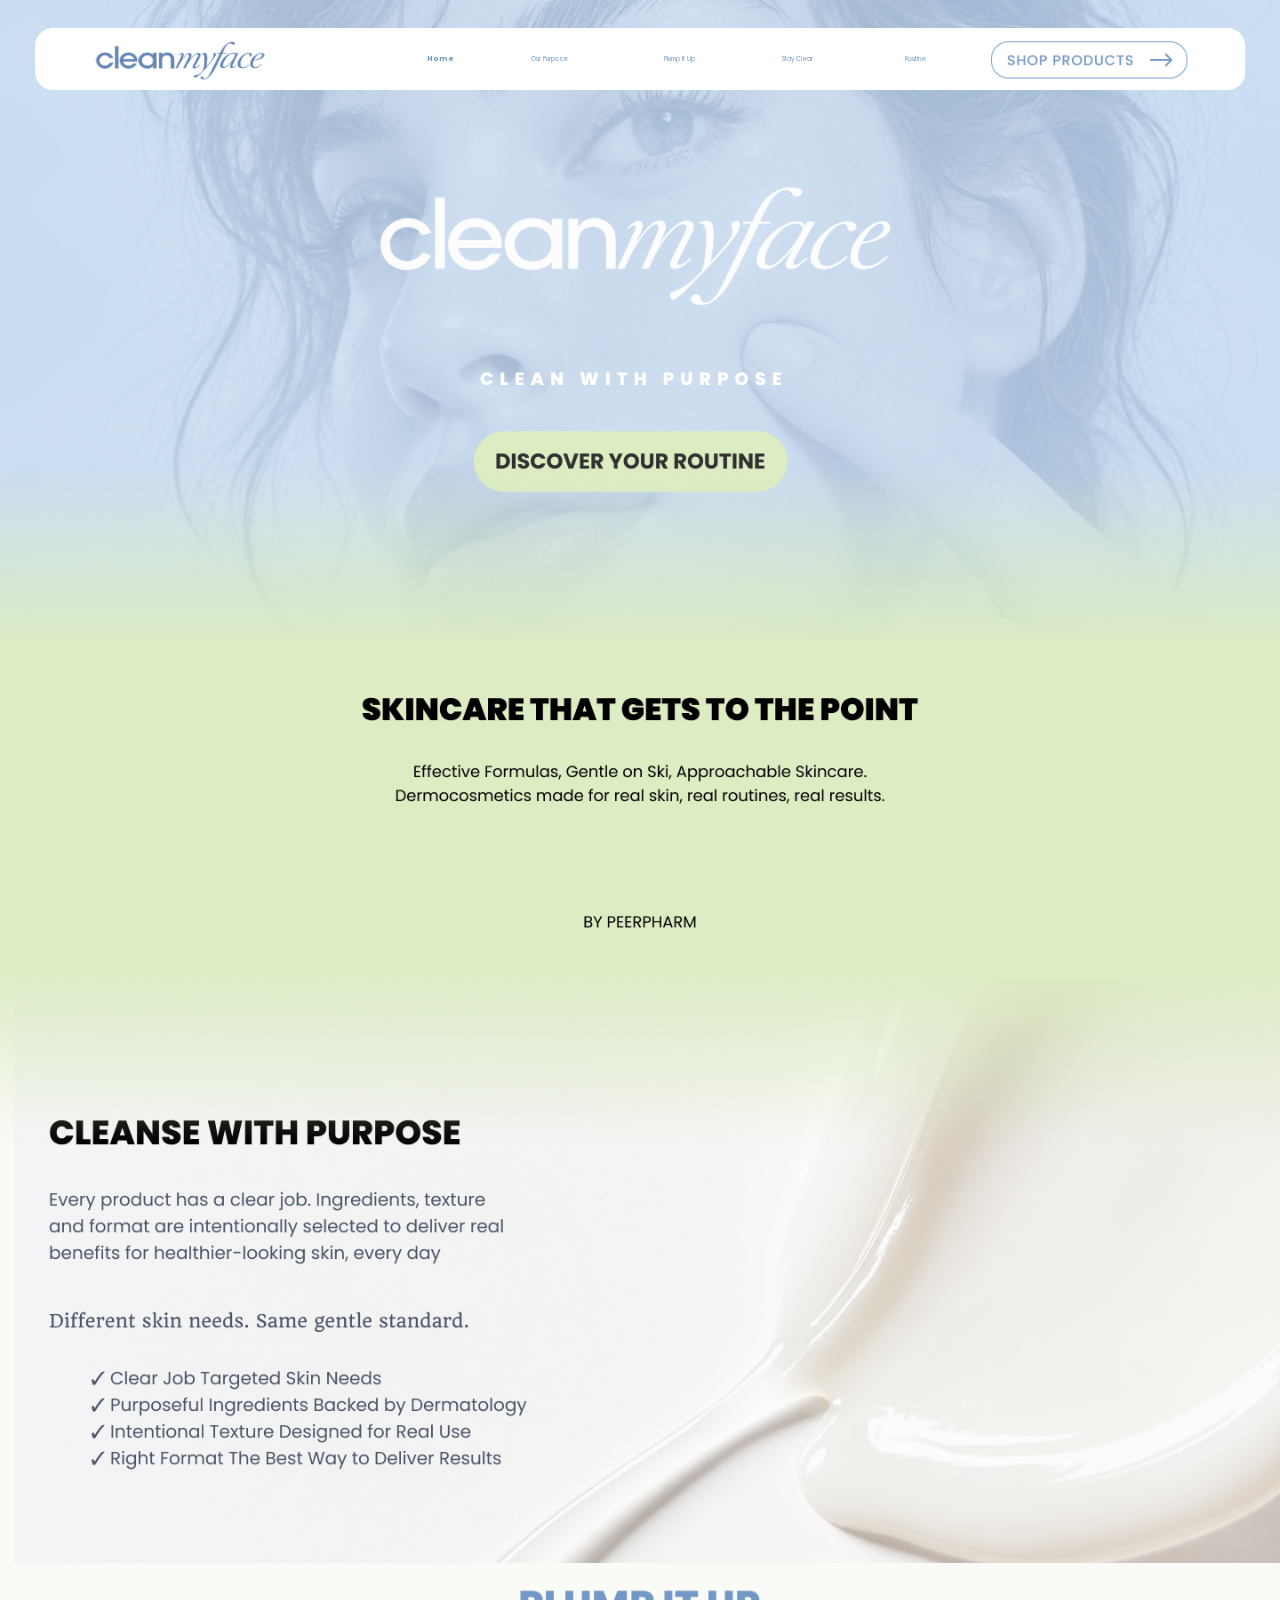
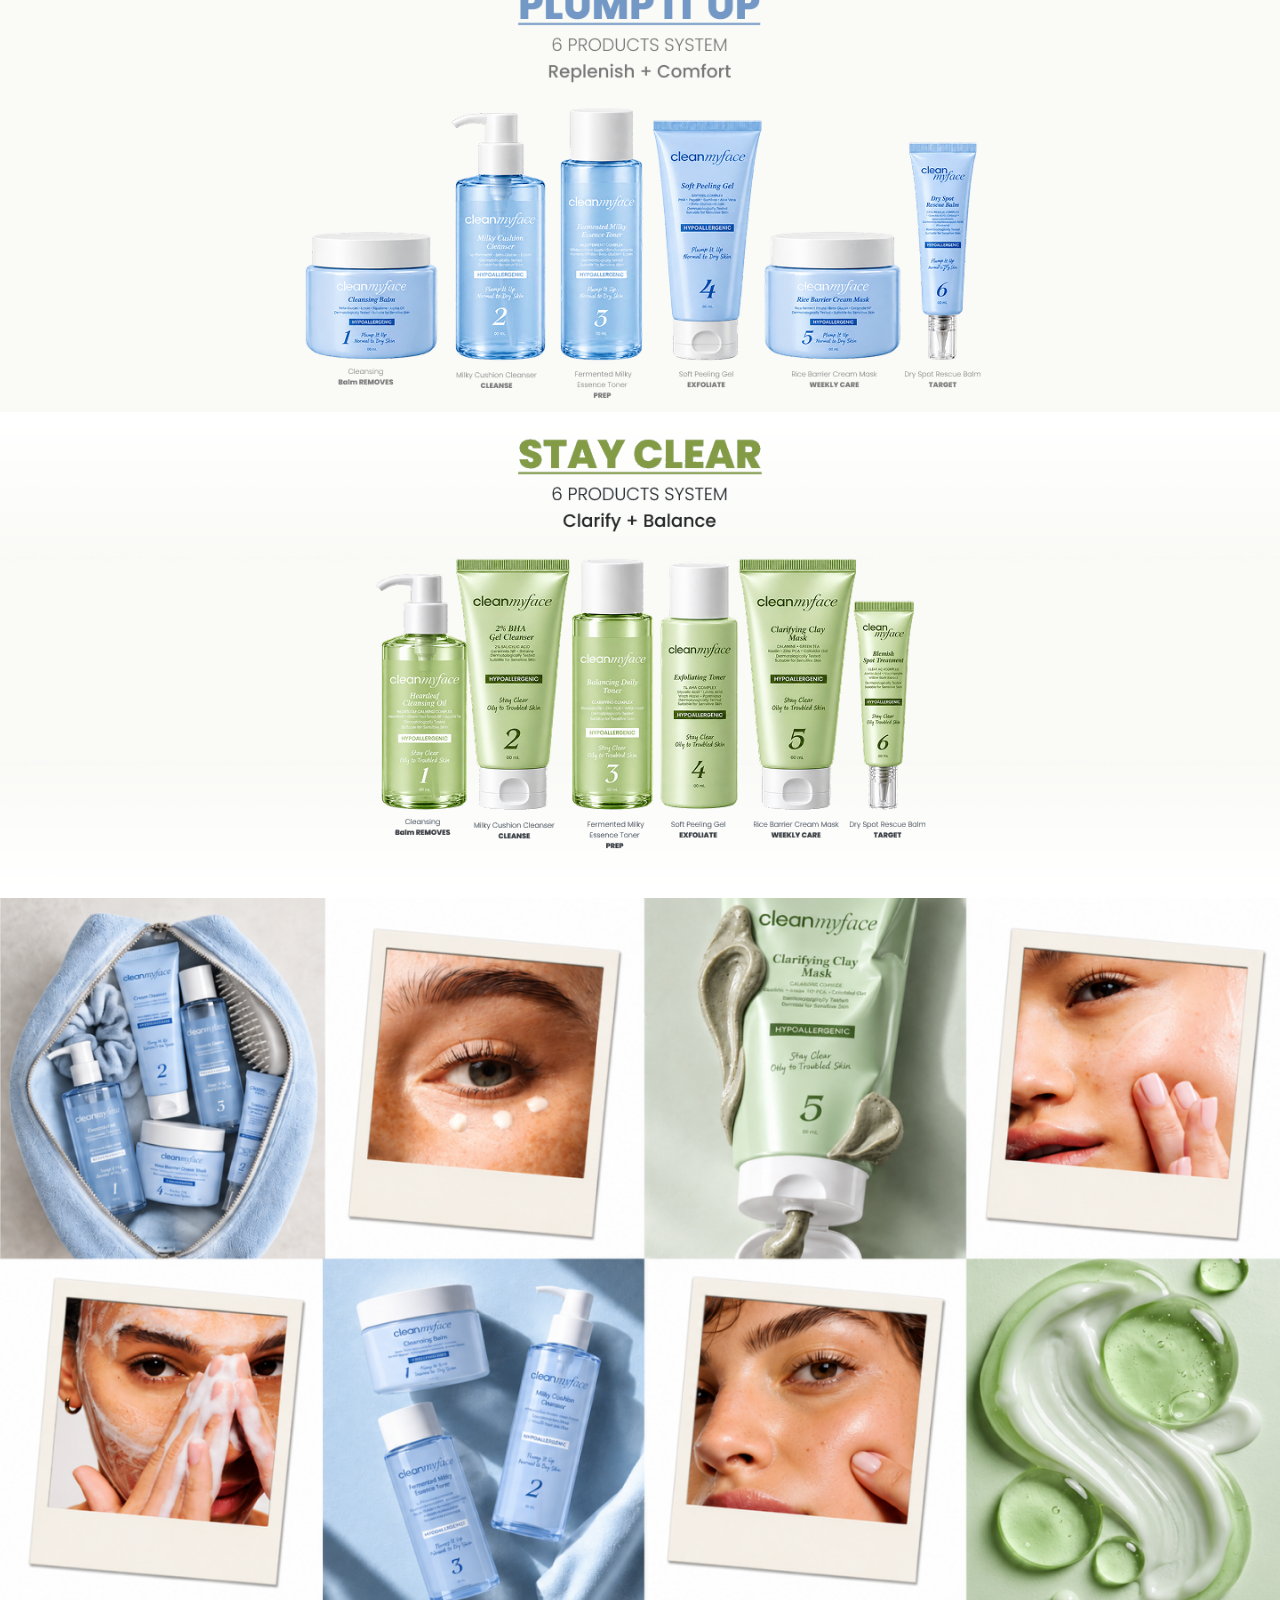
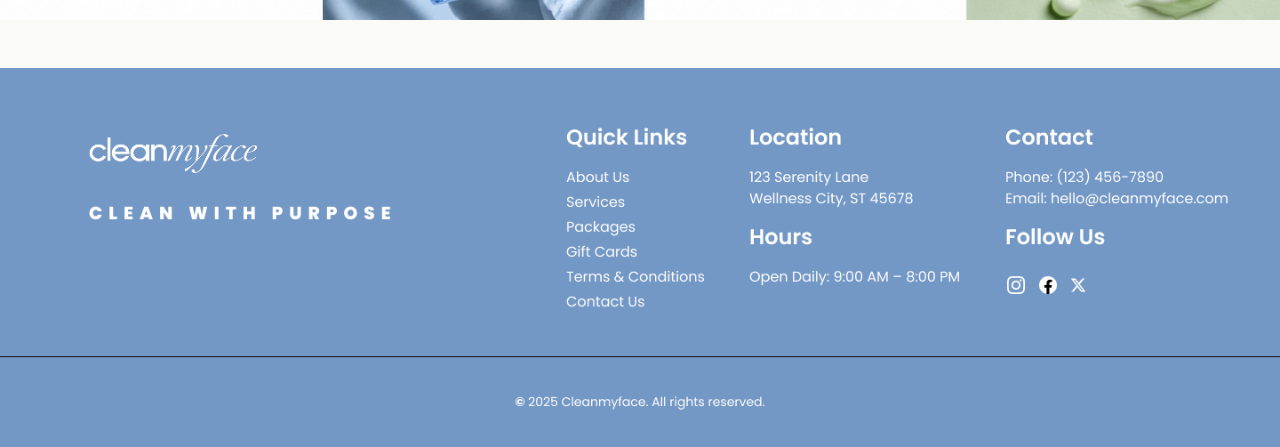
<file: index.html>
<!doctype html><html><head><meta charset="utf-8"><meta name="viewport" content="width=device-width,initial-scale=1"><title>Clean My Face</title><link rel="preconnect" href="https://fonts.googleapis.com"><link rel="preconnect" href="https://fonts.gstatic.com" crossorigin><link href="https://fonts.googleapis.com/css2?family=Poppins:wght@300;400;500;600;700;800&display=swap" rel="stylesheet"><link rel="stylesheet" href="style.css"></head><body><main class="page">
<section class="hero" id="home"><div class="navwrap"><img class="navimg" src="assets/Asset and Elements/Navbar.png"><div class="navlinks"><a class="logo-link" href="index.html#home" aria-label="Home"></a><a class="home nav-active" href="index.html#home"></a><a class="purpose" href="index.html#about-cleanser"></a><a class="plump" href="plump-it-up.html#home"></a><a class="stay" href="stay-clear.html#home"></a><a class="routine" href="#info"></a></div></div><img class="section-img" src="assets/Asset and Elements/Hero.png"></section>
<section><img class="section-img" src="assets/Asset and Elements/About us.png"></section>
<section id="about-cleanser"><img class="section-img" src="assets/Asset and Elements/About Cleanser.png"></section>
<section><img class="section-img" src="assets/Asset and Elements/Plump it up.png"></section>
<section><img class="section-img" src="assets/Asset and Elements/Stay Clear.png"></section>
<section id="info"><img class="section-img" src="assets/Asset and Elements/Info.png"></section>
<footer class="footer"><img src="assets/Asset and Elements/Footer.png"></footer>
</main><script>
document.querySelectorAll('.navlinks a[href]').forEach(a=>{a.addEventListener('click',e=>{const u=new URL(a.href,location.href);if(u.pathname!==location.pathname){e.preventDefault();document.body.classList.add('page-leaving');setTimeout(()=>location.href=a.href,180)}})});
</script></body></html>
</file>
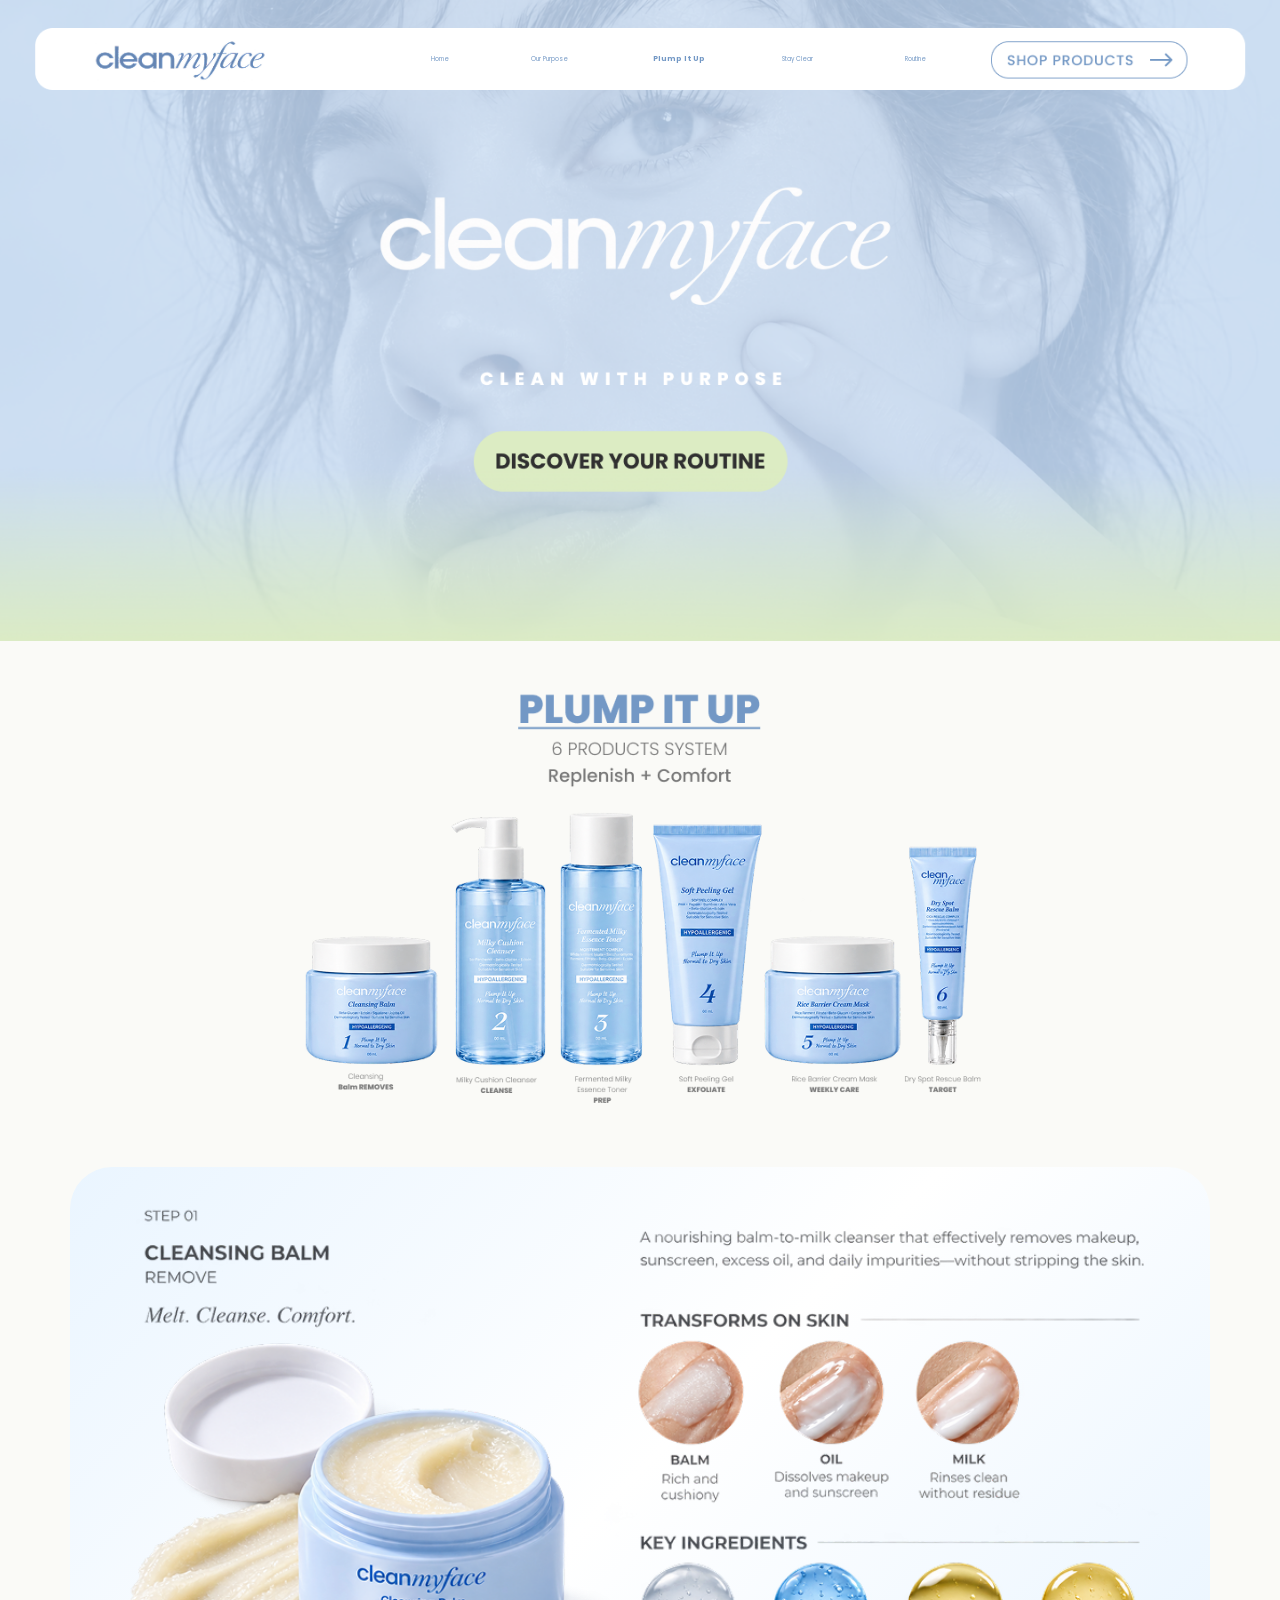
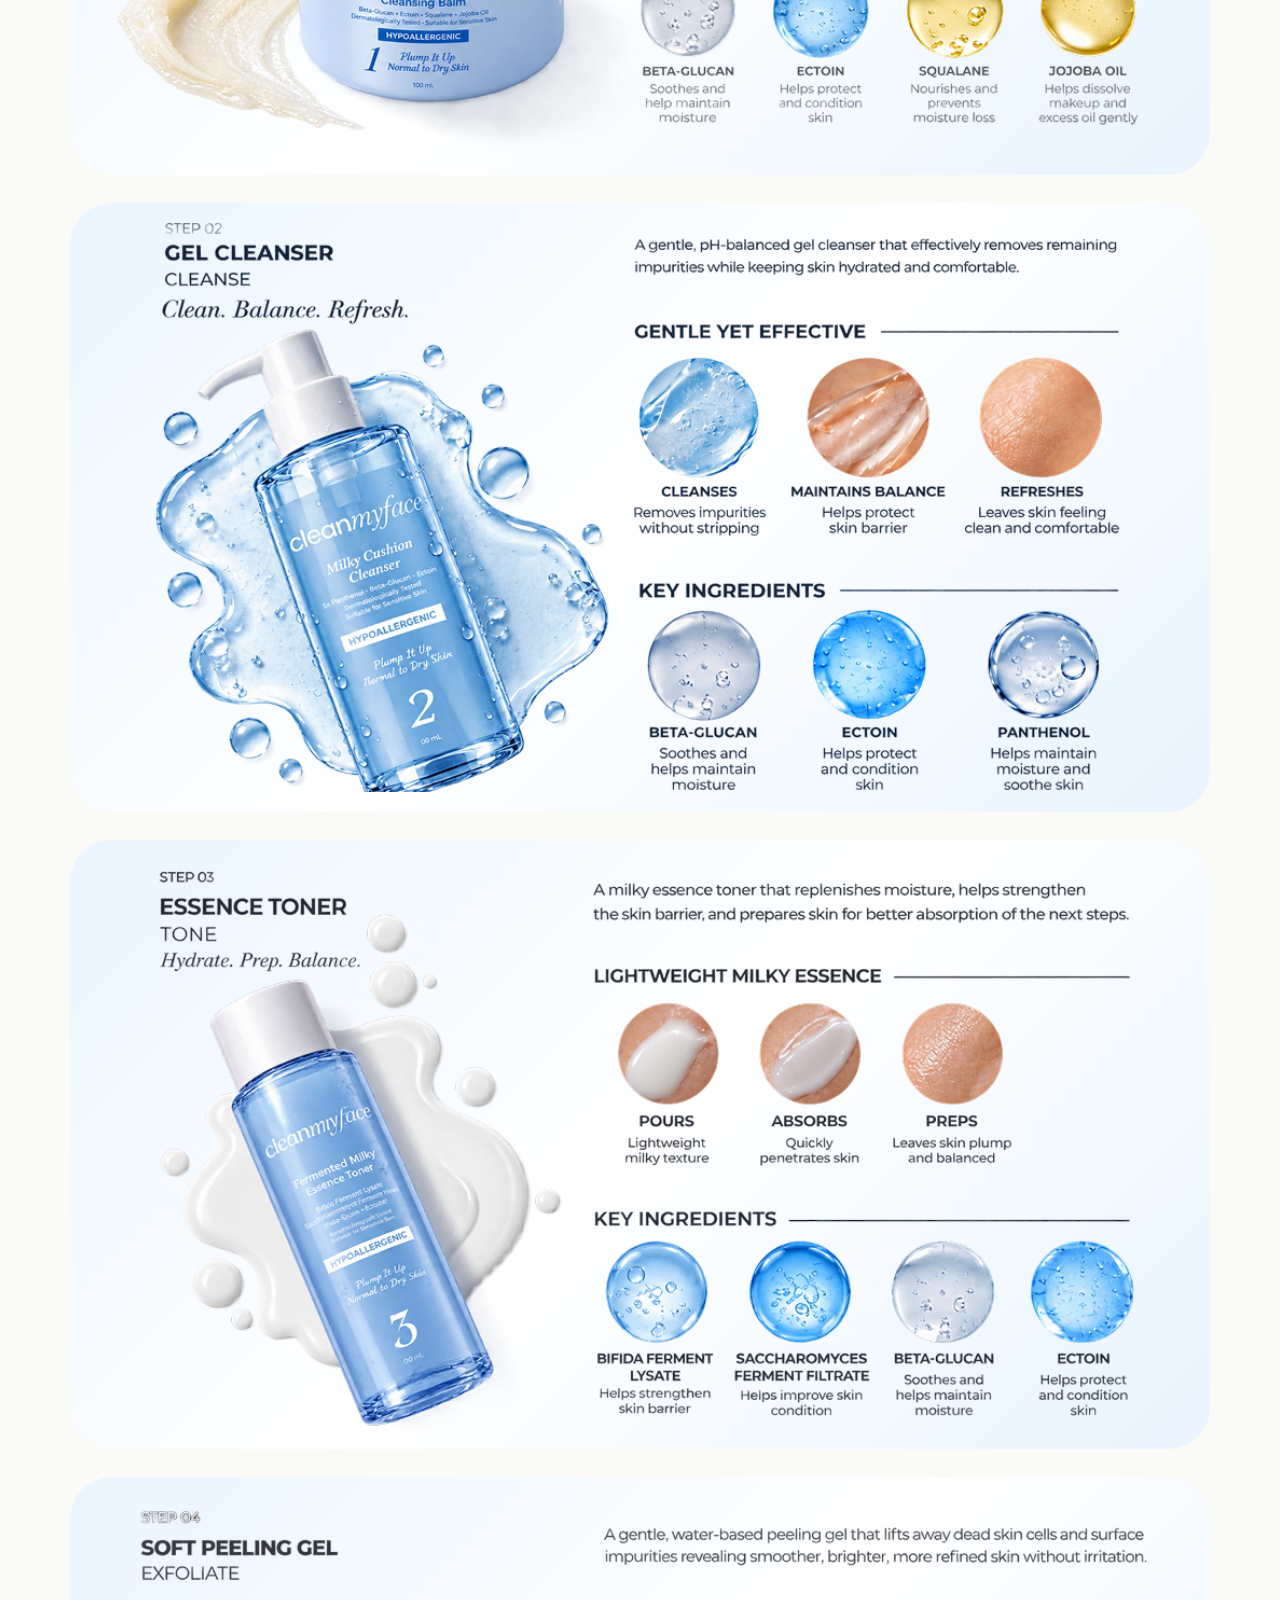
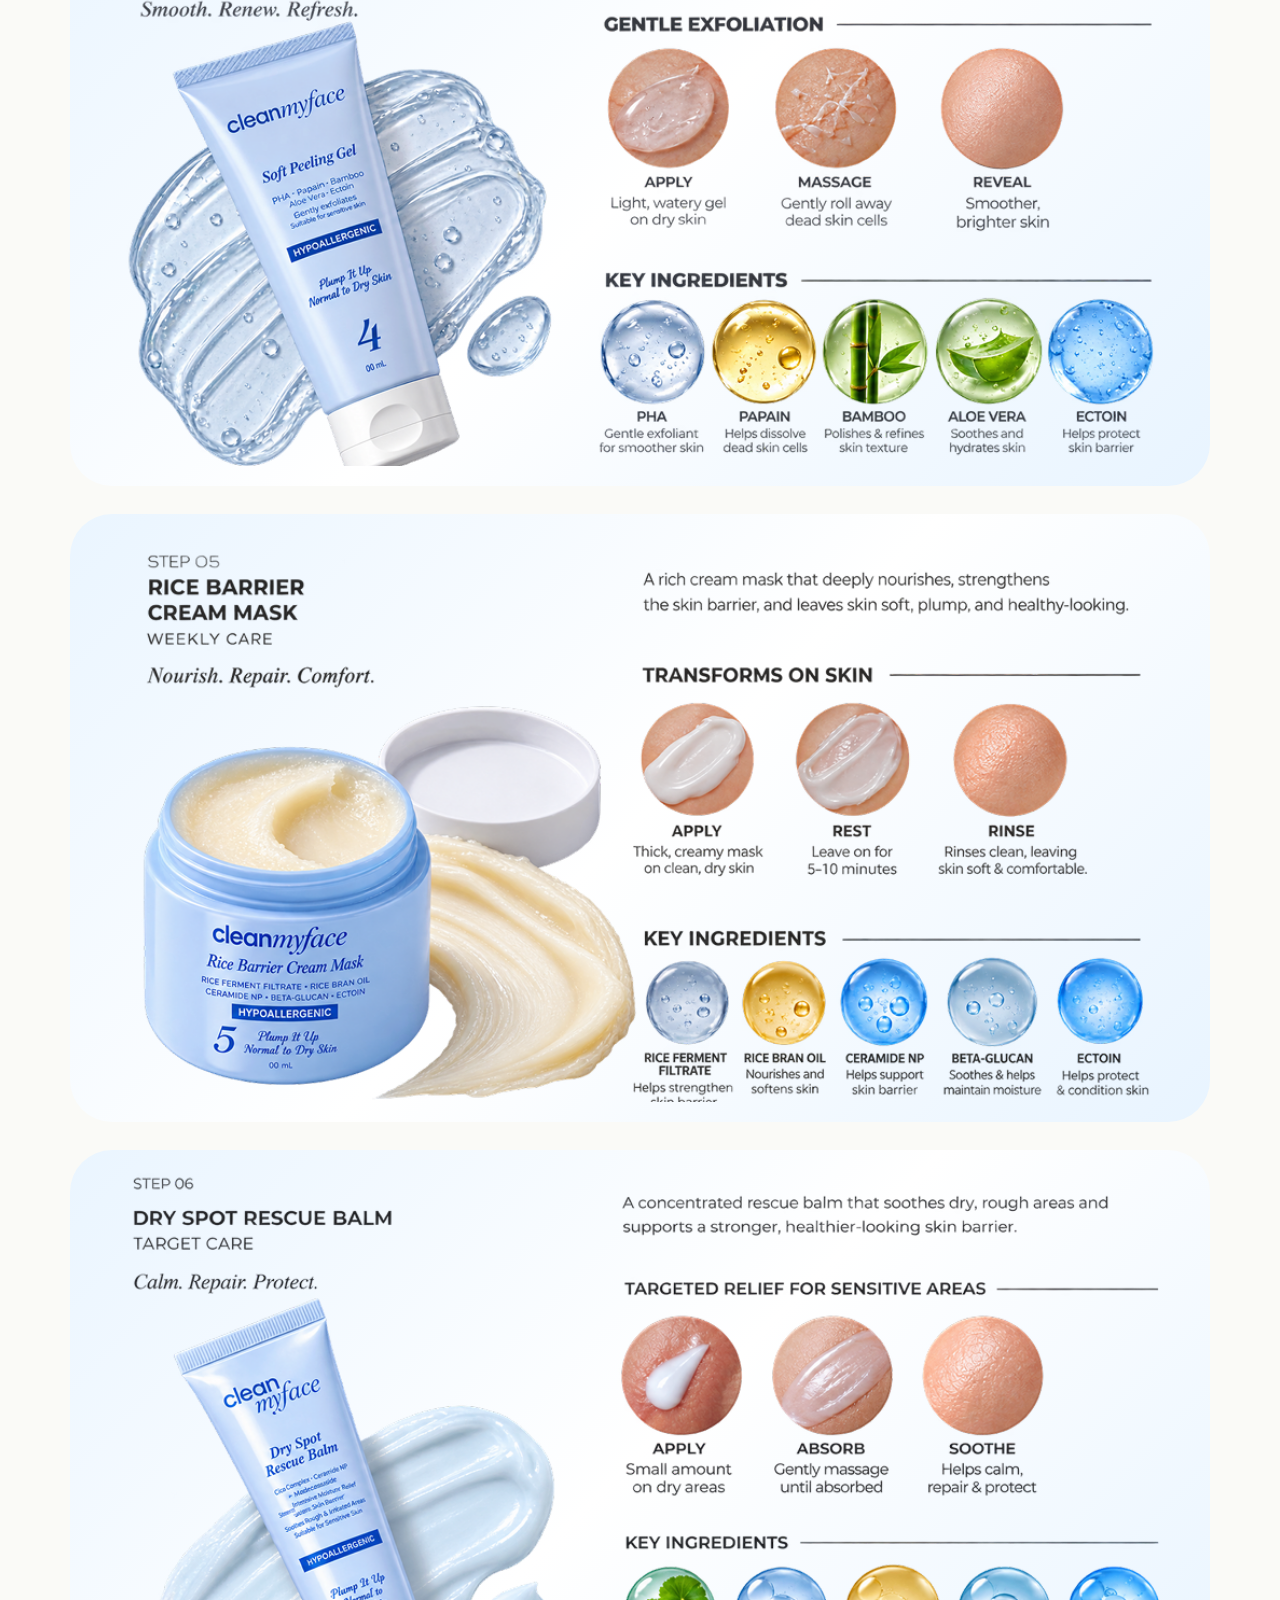
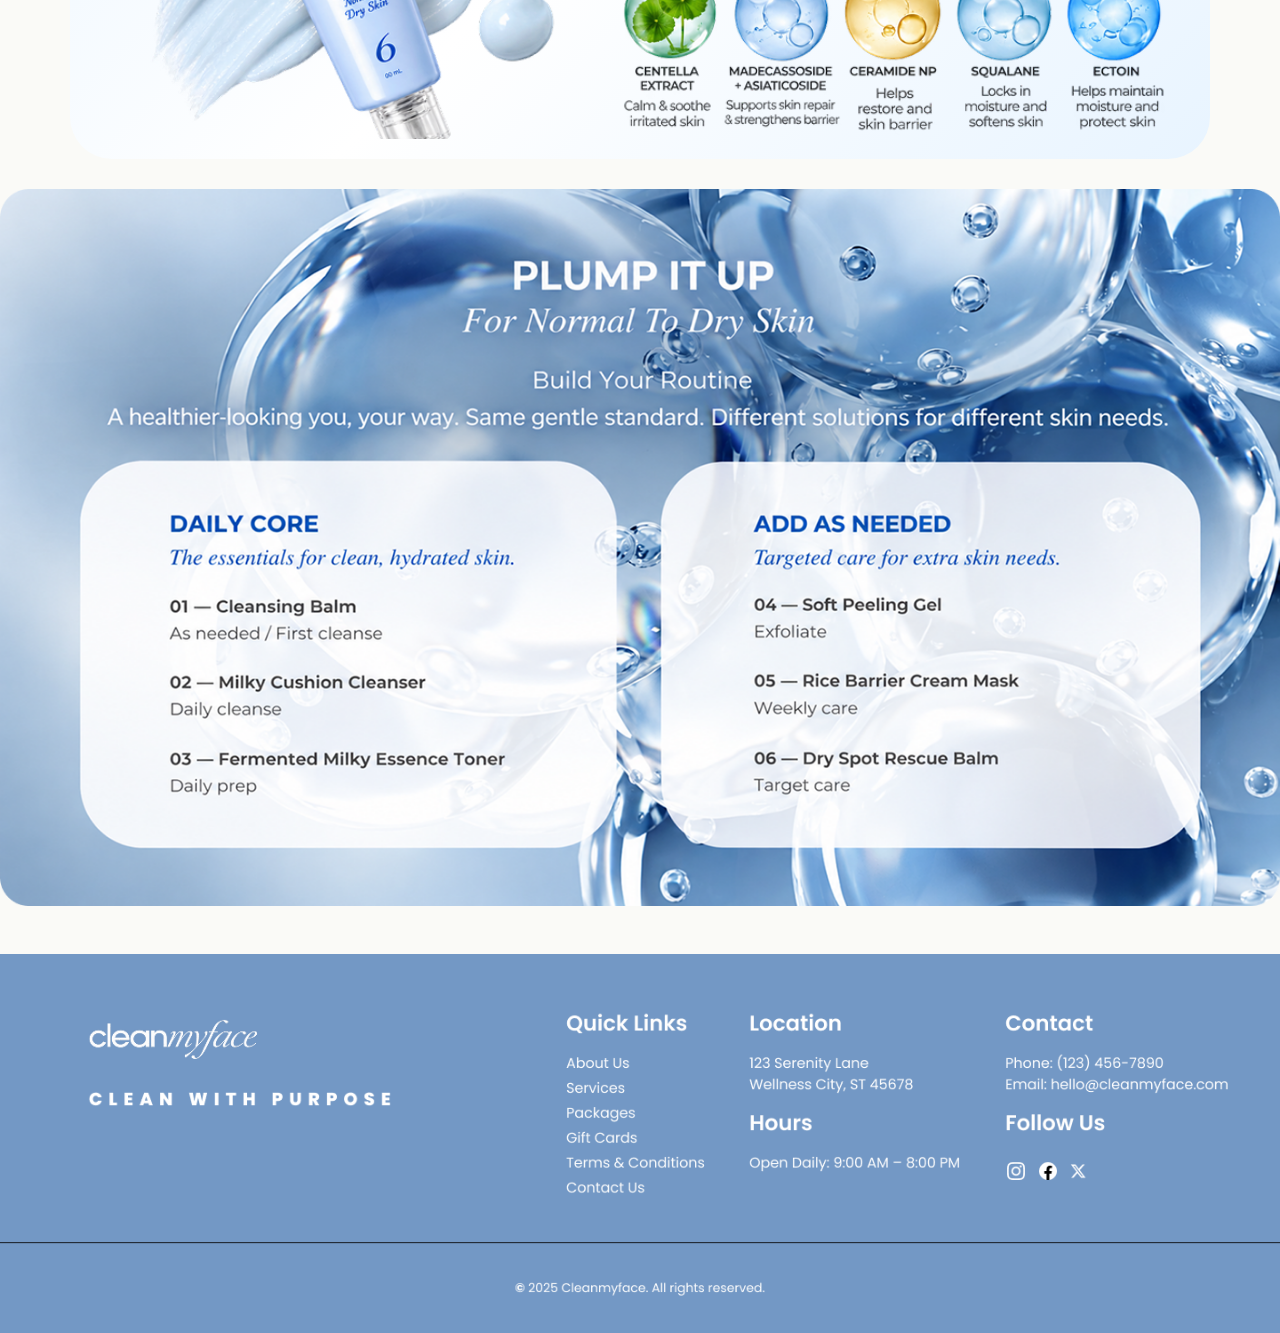
<file: plump-it-up.html>
<!doctype html><html><head><meta charset="utf-8"><meta name="viewport" content="width=device-width,initial-scale=1"><title>Plump It Up</title><link href="https://fonts.googleapis.com/css2?family=Poppins:wght@300;400;500;600;700;800&display=swap" rel="stylesheet"><link rel="stylesheet" href="style.css"></head><body><main class="page">
<section class="hero" id="home"><div class="navwrap"><img class="navimg" src="assets/Asset and Elements/Navbar.png"><div class="navlinks"><a class="logo-link" href="index.html#home" aria-label="Home"></a><a class="home" href="index.html#home"></a><a class="purpose" href="index.html#about-cleanser"></a><a class="plump nav-active" href="plump-it-up.html#home"></a><a class="stay" href="stay-clear.html#home"></a><a class="routine" href="#routine"></a></div></div><img class="section-img" src="assets/Asset and Elements/Hero.png"></section>
<section class="lineup"><img class="section-img" src="assets/Asset and Elements/Plump it up.png"></section>
<div class="cards">
<div class="card"><img src="assets/Asset and Elements/image 1566.png"></div><div class="card"><img src="assets/Asset and Elements/image 1566 (1).png"></div><div class="card"><img src="assets/Asset and Elements/image 1566 (2).png"></div><div class="card"><img src="assets/Asset and Elements/image 1566 (3).png"></div><div class="card"><img src="assets/Asset and Elements/image 1566 (4).png"></div><div class="card"><img src="assets/Asset and Elements/image 1566 (5).png"></div>
</div><section id="routine"><img class="section-img" src="assets/Asset and Elements/image 1567.png"></section><footer class="footer"><img src="assets/Asset and Elements/Footer.png"></footer></main><script>
document.querySelectorAll('.navlinks a[href]').forEach(a=>{a.addEventListener('click',e=>{const u=new URL(a.href,location.href);if(u.pathname!==location.pathname){e.preventDefault();document.body.classList.add('page-leaving');setTimeout(()=>location.href=a.href,180)}})});
</script></body></html>
</file>
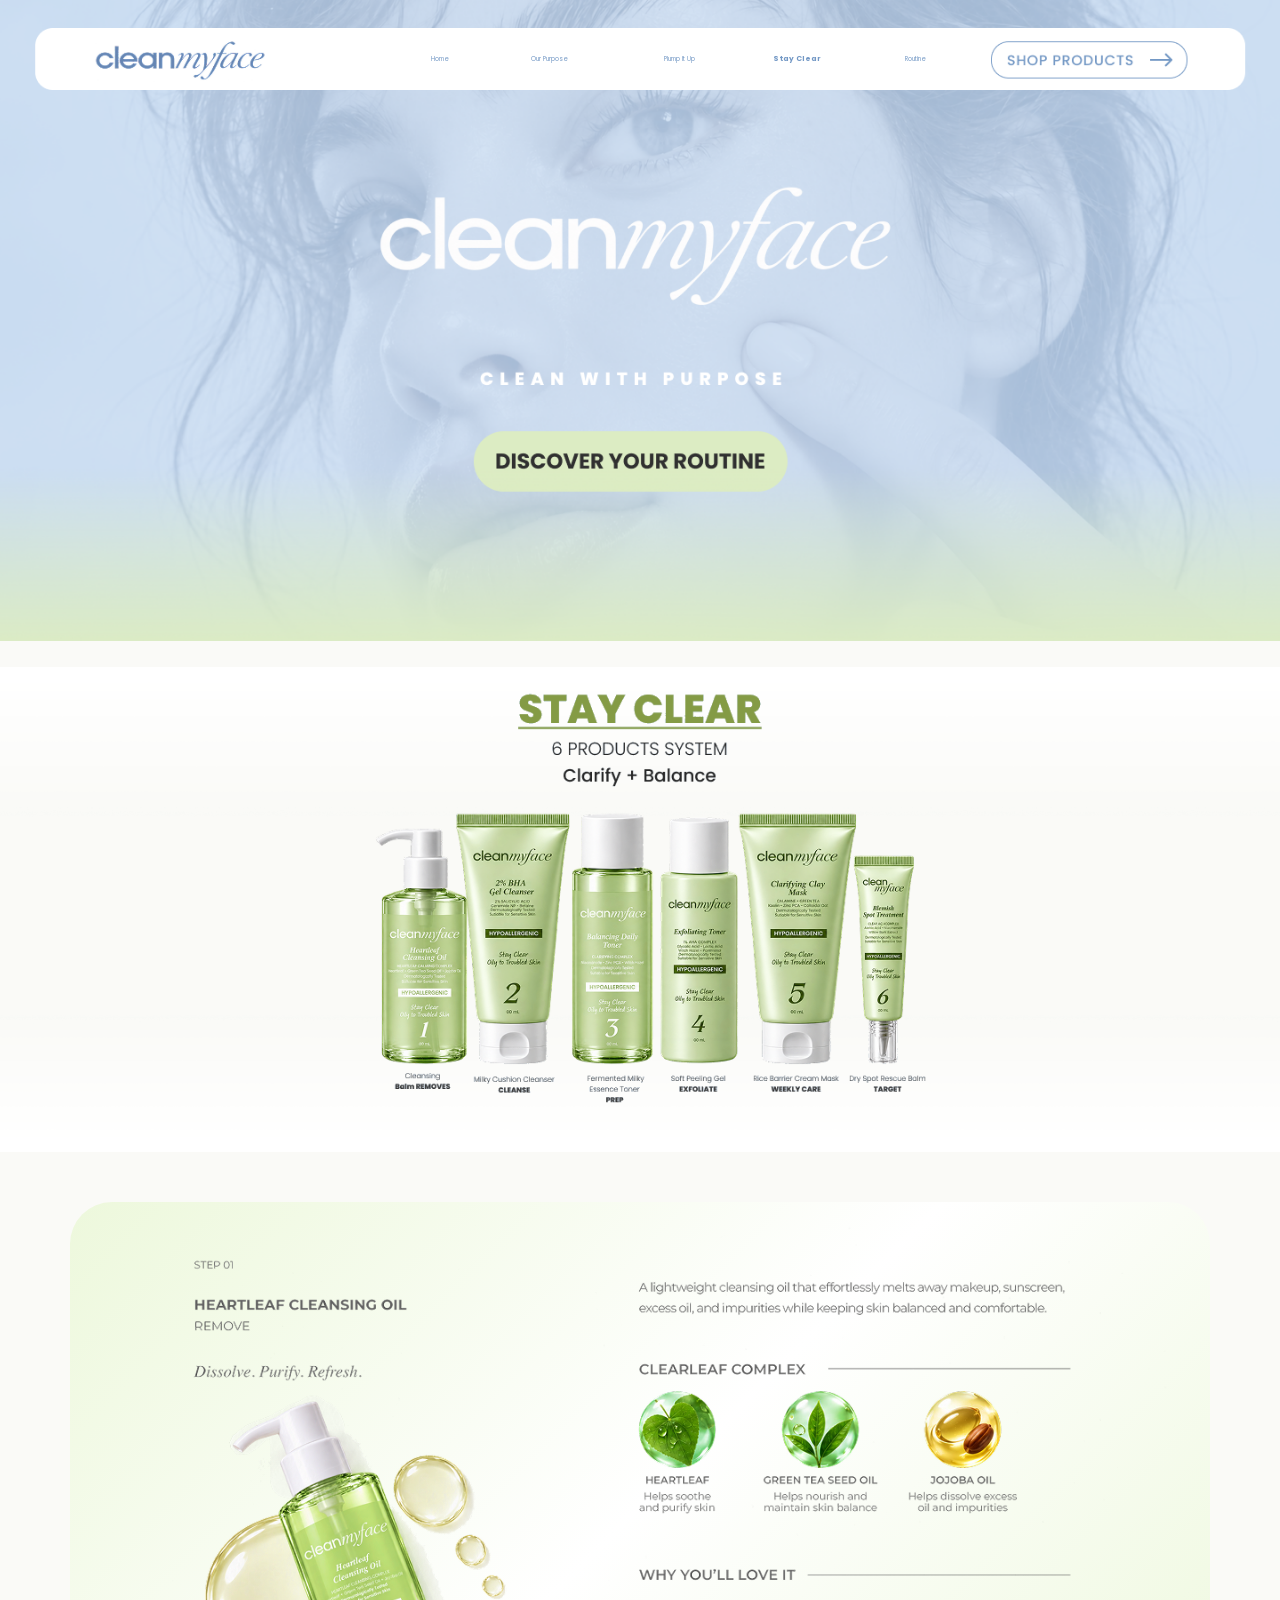
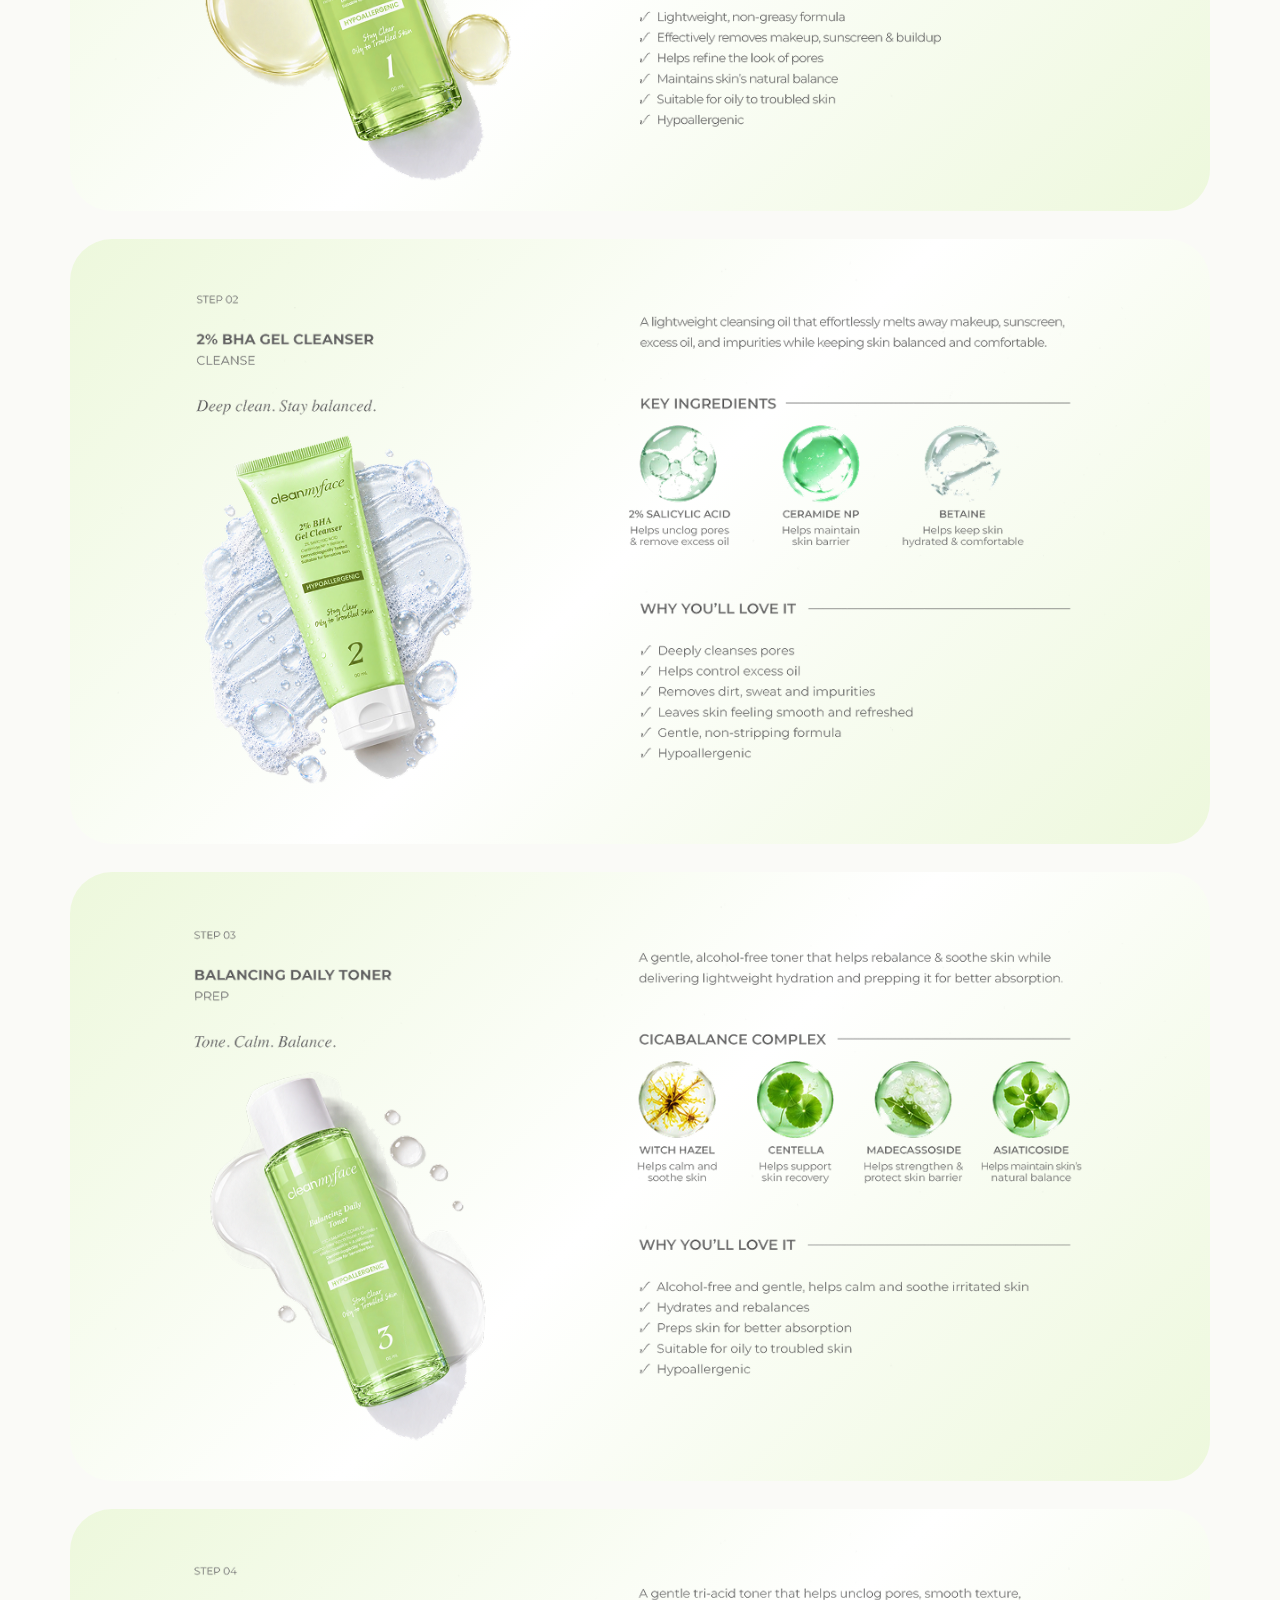
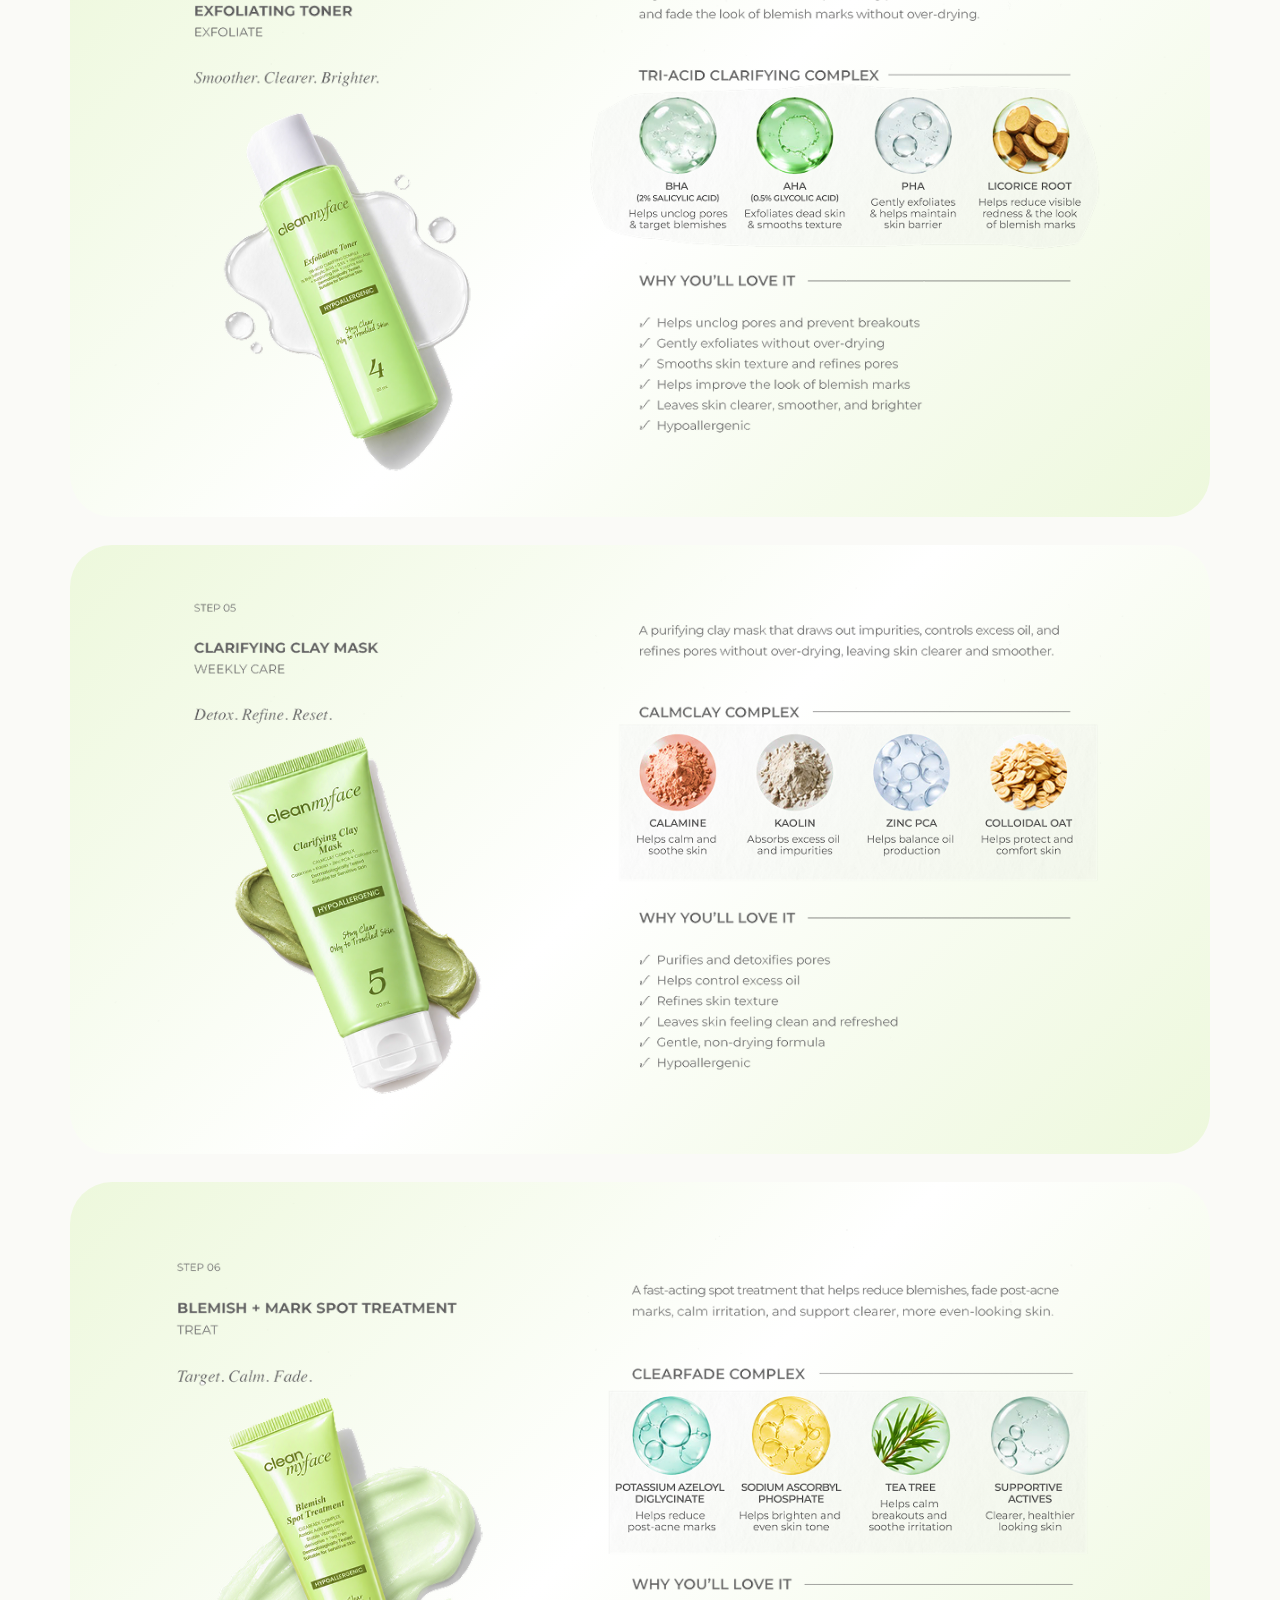
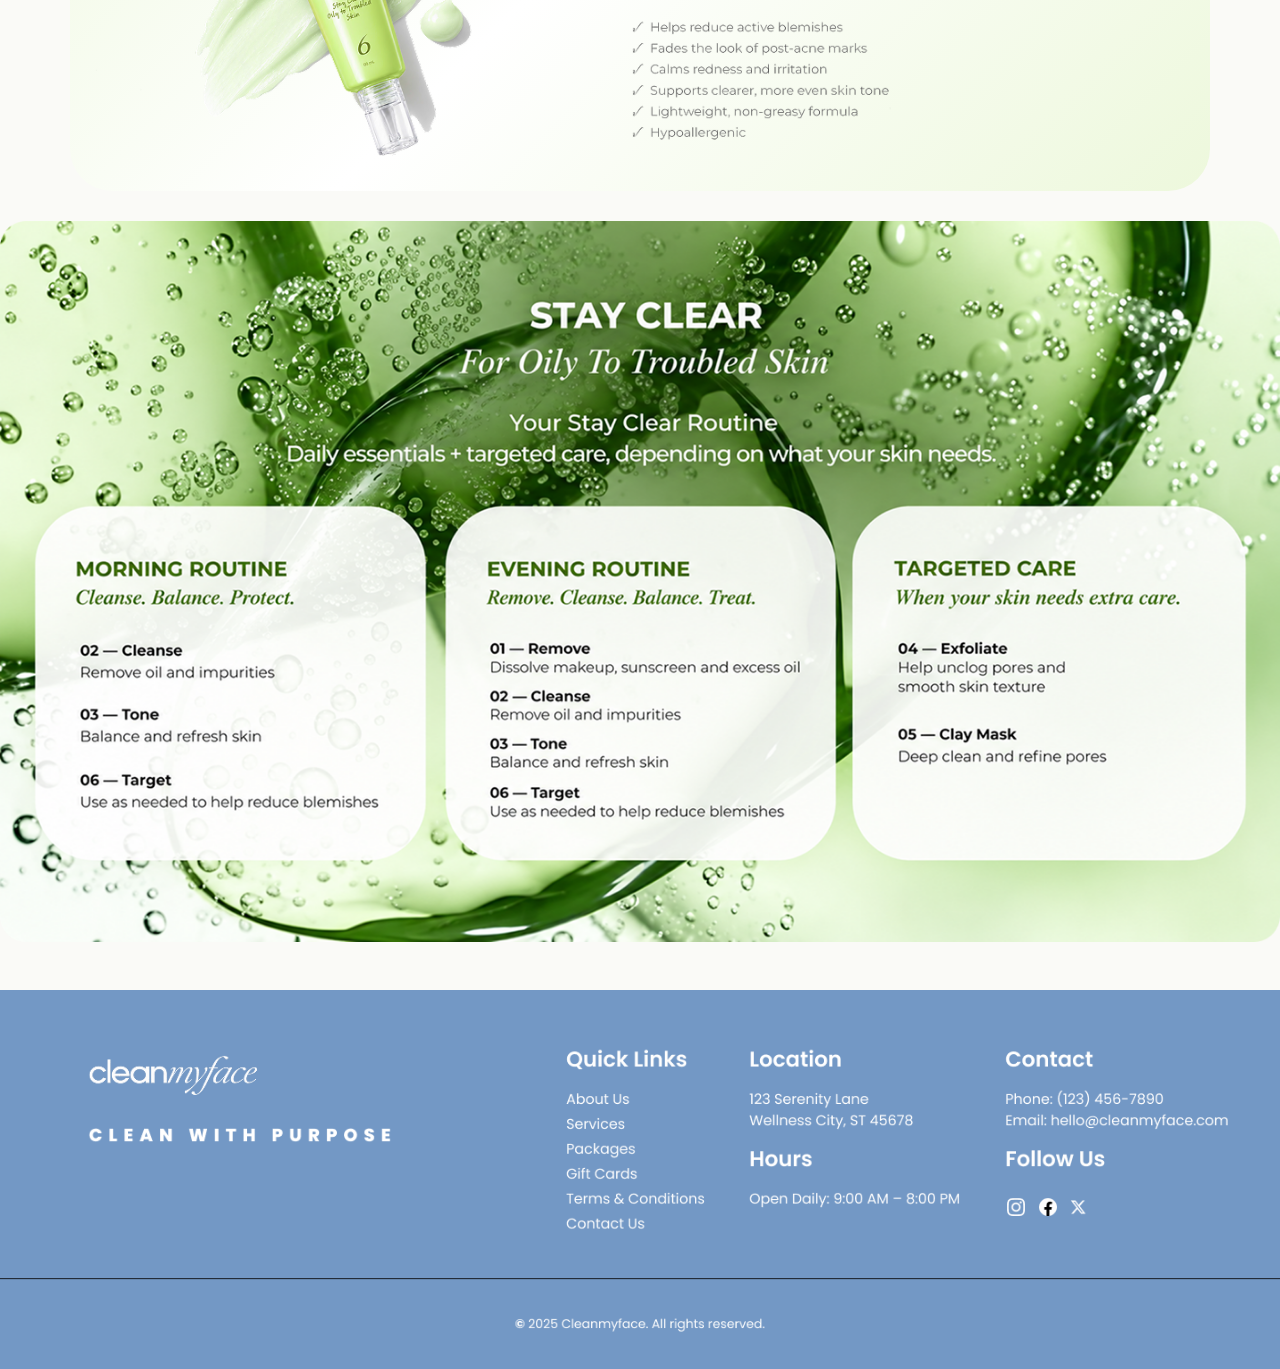
<file: stay-clear.html>
<!doctype html><html><head><meta charset="utf-8"><meta name="viewport" content="width=device-width,initial-scale=1"><title>Stay Clear</title><link href="https://fonts.googleapis.com/css2?family=Poppins:wght@300;400;500;600;700;800&display=swap" rel="stylesheet"><link rel="stylesheet" href="style.css"></head><body><main class="page">
<section class="hero" id="home"><div class="navwrap"><img class="navimg" src="assets/Asset and Elements/Navbar.png"><div class="navlinks"><a class="logo-link" href="index.html#home" aria-label="Home"></a><a class="home" href="index.html#home"></a><a class="purpose" href="index.html#about-cleanser"></a><a class="plump" href="plump-it-up.html#home"></a><a class="stay nav-active" href="stay-clear.html#home"></a><a class="routine" href="#routine"></a></div></div><img class="section-img" src="assets/Asset and Elements/Hero.png"></section>
<section class="lineup"><img class="section-img" src="assets/Asset and Elements/Stay Clear.png"></section>
<div class="cards">
<div class="card green"><img src="assets/Asset and Elements/image 1566 (6).png"></div><div class="card green"><img src="assets/Asset and Elements/image 1566 (7).png"></div><div class="card green"><img src="assets/Asset and Elements/image 1566 (8).png"></div><div class="card green"><img src="assets/Asset and Elements/image 1566 (9).png"></div><div class="card green"><img src="assets/Asset and Elements/image 1566 (10).png"></div><div class="card green"><img src="assets/Asset and Elements/image 1566 (11).png"></div>
</div><section id="routine"><img class="section-img" src="assets/Asset and Elements/image 1568.png"></section><footer class="footer"><img src="assets/Asset and Elements/Footer.png"></footer></main><script>
document.querySelectorAll('.navlinks a[href]').forEach(a=>{a.addEventListener('click',e=>{const u=new URL(a.href,location.href);if(u.pathname!==location.pathname){e.preventDefault();document.body.classList.add('page-leaving');setTimeout(()=>location.href=a.href,180)}})});
</script></body></html>
</file>
<file: style.css>
*{box-sizing:border-box}html{scroll-behavior:smooth}body{margin:0;background:#fafaf7;font-family:Poppins,Arial,sans-serif;color:#222}.page{width:100%;overflow:hidden}.navwrap{position:absolute;z-index:10;top:28px;left:50%;transform:translateX(-50%);width:min(94.5%,1361px)}.navimg{width:100%;display:block}.navlinks{position:absolute;inset:0}.navlinks a{position:absolute;top:0;height:100%;display:block}.logo-link{left:3.5%;width:16%}.home{left:30.5%;width:6%}.purpose{left:38%;width:9%}.plump{left:49%;width:8.5%}.stay{left:59%;width:8%}.routine{left:69%;width:7.5%}.shop{left:79%;width:17%}.section-img{display:block;width:100%;height:auto}.hero{position:relative}.hero .section-img{width:100%}.content-section{width:100%;display:flex;justify-content:center;background:#fafaf7}.content-section img{display:block;width:100%;height:auto}.cards{padding:30px 5.5%;display:flex;flex-direction:column;gap:28px;background:#fafaf7}.card{border-radius:42px;overflow:hidden;padding:20px 24px;background:linear-gradient(135deg,#eaf5ff,#fff 50%,#e8f4ff)}.card.green{background:linear-gradient(135deg,#edf8dc,#fff 50%,#edf8dc)}.card img{width:100%;display:block}.lineup{padding:26px 0 20px}.footer img{display:block;width:100%}@media(max-width:700px){.navwrap{top:12px}.cards{padding:18px 4%;gap:18px}.card{border-radius:24px;padding:10px}.lineup{padding:12px 0}.navlinks a{top:-5px;height:calc(100% + 10px)}}


/* Active navbar state + page transition */
body{animation:pageFadeIn .40s ease both}
@keyframes pageFadeIn{from{opacity:0;transform:translateY(7px)}to{opacity:1;transform:translateY(0)}}
body.page-leaving{animation:none;opacity:0;transition:opacity .22s ease}
.navlinks a.nav-active::after{position:absolute;inset:0;display:flex;align-items:center;justify-content:center;font-family:Poppins,Arial,sans-serif;font-weight:800;color:#7398c5;white-space:nowrap;pointer-events:none;font-size:clamp(15px,.58vw,18px);line-height:1}
.navlinks a.home.nav-active::after{content:"Home"}
.navlinks a.plump.nav-active::after{content:"Plump It Up"}
.navlinks a.stay.nav-active::after{content:"Stay Clear"}
.navlinks a.nav-active{background:#fff;border-radius:0}

/* V7: page-aware navbar typography */
.navlinks a.home,.navlinks a.purpose,.navlinks a.plump,.navlinks a.stay,.navlinks a.routine{background:#fff;display:flex;align-items:center;justify-content:center;text-decoration:none;border-radius:0}
.navlinks a.home::after,.navlinks a.purpose::after,.navlinks a.plump::after,.navlinks a.stay::after,.navlinks a.routine::after{font-family:Poppins,Arial,sans-serif;font-weight:400;color:#7398c5;white-space:nowrap;line-height:1;font-size:clamp(6px,.48vw,9px);transition:font-size .18s ease,font-weight .18s ease}
.navlinks a.home::after{content:"Home"}.navlinks a.purpose::after{content:"Our Purpose"}.navlinks a.plump::after{content:"Plump It Up"}.navlinks a.stay::after{content:"Stay Clear"}.navlinks a.routine::after{content:"Routine"}
.navlinks a.home.nav-active::after,.navlinks a.plump.nav-active::after,.navlinks a.stay.nav-active::after{font-weight:700;font-size:clamp(7px,.58vw,11px);position:static;display:block}
</file>
